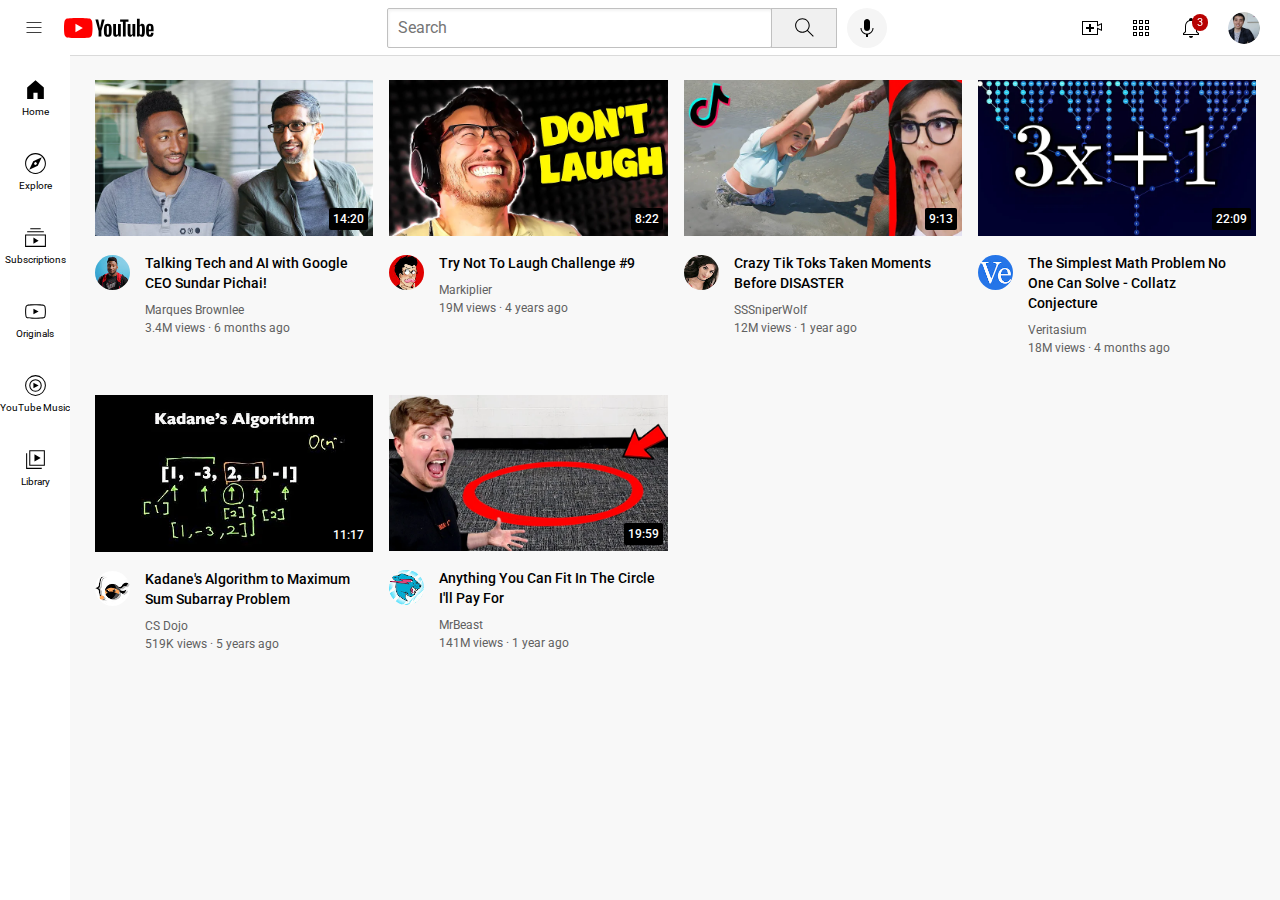
<file: index.html>
<!DOCTYPE html>
<html>
    <head>
        <title>Youtube.com Clone</title>
        <link rel="preconnect" href="https://fonts.googleapis.com">
        <link rel="preconnect" href="https://fonts.gstatic.com" crossorigin>
        <link href="https://fonts.googleapis.com/css2?family=Roboto:wght@400;500;700&display=swap" rel="stylesheet">
        <style>
            body
            {
                margin: 0;
                padding-top: 80px;
                padding-left: 95px;
                padding-right: 24px;
                background-color: rgb(248, 248, 248);
                font-family: roboto,arial;
            }
            p{
                margin-top: 0;
                margin-bottom: 0;
            }
            .thumbnail
            {
                width: 100%;
                cursor: pointer;
            }
            .video-title
            {
               width: 220px;
               margin-top: 5px;
               font-size: 14px;
               font-weight: 500;
               line-height: 20px;
               margin-bottom: 10px;
               cursor: pointer;
            }
            .video-info-grid
            {
                display: grid;
                grid-template-columns: 50px 1fr;
            }
            .channel-picture
            {
                display: inline-block;
                vertical-align: top;
                cursor: pointer;
            }
            .profile-picture
            {
                width: 35px;
                border-radius: 25px;
                margin-top: 7px;
            }
            .video-info
            {
                font-size: 13px;
            }
            .video-author,.video-stats
            {
                color: rgb(96, 96, 96);
                font-size: 12px;
            }
            .video-author
            {
                margin-bottom: 4px;
            }
            .video-grid
            {
                display: grid;
                grid-template-columns: 1fr 1fr 1fr;
                column-gap: 16px;
                row-gap: 40px;
            }
            @media (max-width: 850px)
            {
                .video-grid
                {
                    grid-template-columns: 1fr 1fr;
                }
            }
            @media (min-width: 851px) and (max-width:1099px)
            {
                .video-grid
                {
                    grid-template-columns: 1fr 1fr 1fr;
                }
            }   
            @media(min-width: 1100px)
            {
                .video-grid
                {
                    grid-template-columns: 1fr 1fr 1fr 1fr;
                }
            }
            .thumbnail-row
            {
                margin-bottom: 8px;
                position: relative;
            }
            .video-time
            {
                background-color: black;
                color: white;
                position: absolute;
                bottom: 10px;
                right: 5px;
                font-size: 12px;
                font-weight: 500;
                border-radius: 2px;
                padding: 4px;
            }
            .video-link
            {
                text-decoration: none;
                color: black;
            }
            .header
            {
                height: 55px;
                display: flex;
                flex-direction: row;
                justify-content: space-between;
                position: fixed;
                top: 0;
                left: 0;
                right: 0;
                background-color: white;
                border-bottom-width: 1px;
                border-bottom-style: solid;
                border-bottom-color: rgb(218, 218, 218);
                z-index: 100;
            }
            .left-section
            {
                display: flex;
                align-items: center;
            }
            .middle-section
            {
                flex: 1;
                margin-left: 75px;
                margin-right: 35px;
                max-width: 500px;
                display: flex;
                align-items: center;
            }
            .right-section
            {
                width: 180px;
                display: flex;
                align-items: center;
                justify-content: space-between;
                margin-right: 20px;
                flex-shrink: 0;
            }
            .hamburger-menu
            {
                height: 20px;
                margin-left: 24px;
                margin-right: 20px;
                cursor: pointer;
            }
            .youtube-logo
            {
                height: 20px;
            }
            .search-button
            {
                height: 40px;
                width: 60px;
            }
            .voice-search-button
            {
                height: 40px;
                width: 40px;
                border-radius: 20px;
                border: none;
                background-color: rgb(245, 245, 245);
            }
            .search-button,.voice-search-button,
            .upload-icon-container,.youtube-apps-container,
            .notifications-icon-container
            {
                position: relative;
                cursor: pointer;
                display: flex;
                align-items: center;
                justify-content: center;
            }
            .voice-search-icon
            {
                height: 24px;
            }
            .search-bar
            {
                flex: 1;
                height: 36px;
                padding-left: 10px;
                font-size: 16px;
                border-radius: 2px;
                border: 1px solid rgb(192, 192, 192);
                box-shadow: inset 1px 2px 3px rgba(0, 0, 0, 0.05);
                width: 0;
            }
            .search-bar::placeholder
            {
                font-family: roboto,arial;
                font-size: 16px;
            }
            .search-button
            {
                height: 40px;
                width: 66px;
                background-color: rgb(240, 240, 240);
                border-width: 1px;
                border-style: solid;
                border-color: rgb(192, 192, 192);
                margin-left: -1px;
                margin-right: 10px;
            }
            .search-button .tooltip,
            .voice-search-button .tooltip,
            .upload-icon-container .tooltip,
            .youtube-apps-container .tooltip,
            .notifications-icon-container .tooltip
            {
                position: absolute;
                font-family: roboto,arial;
                background-color: grey;
                color: white;
                padding-top: 8px;
                padding-bottom: 8px;
                padding-left: 8px;
                padding-right: 8px;
                border-radius: 2px;
                font-size: 12px;
                bottom: -40px;
                opacity: 0;
                transition: opacity 0.15s;
                pointer-events: none;
                white-space: nowrap;
            }
            .search-button:hover .tooltip,
            .voice-search-button:hover .tooltip,
            .upload-icon-container:hover .tooltip,
            .youtube-apps-container:hover .tooltip,
            .notifications-icon-container:hover .tooltip
            {
                opacity: 1;
            }
            .search-icon
            {
                height: 25px;
            }
            .upload-icon
            {
                height: 24px;
            }
            .youtube-apps-icon
            {
                height: 24px;
            }
            .notifications-icon
            {
                height: 24px;
            }
            .notifications-count
            {
                position: absolute;
                top: -2px;
                right: -5px;
                background-color: rgb(184, 2, 2);
                color: white;
                font-family: roboto,arial;
                font-size: 11px;
                padding-left: 5px;
                padding-right: 5px;
                padding-bottom: 2px;
                padding-top: 2px;
                border-radius: 10px;
            }
            .current-user-picture
            {
                height: 32px;
                border-radius: 16px;
                cursor: pointer;
            }
            .sidebar
            {
                position: fixed;
                top: 55px;
                left: 0;
                bottom: 0;
                width: 70px;
                background-color: white;
                z-index: 200;
                padding-top: 5px;
            }
            .sidebar-link
            {
                height: 74px;
                display: flex;
                justify-content: center;
                align-items: center;
                flex-direction: column;
                cursor: pointer;
            }
            .sidebar-link:hover
            {
                background-color: rgb(235, 235, 235);
            }
            .sidebar-link img
            {
                height: 25px;
                margin-bottom: 4px;
            }
            .sidebar-link div
            {
                font-size: 10px;
            }
        </style>
    </head>
    <body>
        <header class="header">
            <div class="left-section">
                <img class="hamburger-menu" src="header-icons/hamburger-menu.svg">
                <img class="youtube-logo" src="header-icons/youtube-logo.svg">
            </div>
            <div class="middle-section">
                <input class= "search-bar" type="text" placeholder="Search">
                <button class="search-button">
                    <img class="search-icon" src="header-icons/search.svg">
                    <div class="tooltip">Search</div>
                    <!--Put position absolute inside position relative-->
                </button>
                <button class="voice-search-button">
                    <img class="voice-search-icon" src="header-icons/voice-search-icon.svg">
                    <div class="tooltip">Search with your voice</div>
                </button>
            </div>
            <div class="right-section">
                <div class="upload-icon-container">
                    <img class="upload-icon" src="header-icons/upload.svg">
                    <div class="tooltip">Create</div>
                </div>
                <div class="youtube-apps-container">
                    <img class="youtube-apps-icon" src="header-icons/youtube-apps.svg">
                    <div class="tooltip">YouTube apps</div>
                </div>
                <div class="notifications-icon-container">
                    <img class="notifications-icon" src="header-icons/notifications.svg">
                    <div class="tooltip">Notifications</div>
                    <div class="notifications-count">3</div>
                </div>
                <img class="current-user-picture" src="channel-pic/my-channel.jpeg">
            </div>
        </header>
        <nav class="sidebar">
            <div class="sidebar-link">
                <img src="sidebar-icons/home.svg">
                <div>Home</div>
            </div>
            <div class="sidebar-link">
                <img src="sidebar-icons/explore.svg">
                <div>Explore</div>
            </div>
            <div class="sidebar-link">
                <img src="sidebar-icons/subscriptions.svg">
                <div>Subscriptions</div>
            </div>
            <div class="sidebar-link">
                <img src="sidebar-icons/originals.svg">
                <div>Originals</div>
            </div>
            <div class="sidebar-link">
                <img src="sidebar-icons/youtube-music.svg">
                <div>YouTube Music</div>
            </div>
            <div class="sidebar-link">
                <img src="sidebar-icons/library.svg">
                <div>Library</div>
            </div>
        </nav>
        <main>
            <section class="video-grid">
                <div class="video-preview">
                    <div class="thumbnail-row">
                        <a href="https://www.youtube.com/watch?v=n2RNcPRtAiY" target="_blank" class="video-link">
                           <img class="thumbnail" src="thumbnails/thumbnail-1.webp">
                        </a>
                        <div class="video-time">14:20</div>
                    </div>
                    <div class="video-info-grid">
                        <div class="channel-picture">
                            <a href="https://www.youtube.com/c/mkbhd">
                                <img class ="profile-picture" src="channel-pic/channel-1.jpeg">
                            </a>
                        </div>
                        <div class="video-info">
                            <a href="https://www.youtube.com/watch?v=n2RNcPRtAiY" target="_blank" class="video-link">
                               <p class="video-title">
                                Talking Tech and AI with Google CEO Sundar Pichai!
                               </p>
                            </a>
                            <p class="video-author">
                                Marques Brownlee
                            </p>
                            <p class="video-stats">
                                3.4M views &#183; 6 months ago
                            </p>
                        </div>
                    </div>
                </div>
                <div class="video-preview">
                    <div class="thumbnail-row">
                        <a href="https://www.youtube.com/watch?v=mP0RAo9SKZk" target="_blank" class="video-link">
                            <img class="thumbnail" src="thumbnails/thumbnail-2.webp">
                        </a>
                        <div class="video-time">8:22</div>            
                    </div>
                    <div class="video-info-grid">
                        <div class="channel-picture">
                            <a href="https://www.youtube.com/c/markiplier">
                                <img class="profile-picture" src="channel-pic/channel-2.jpeg">
                            </a>
                        </div>
                        <div class="video-info">
                            <a href="https://www.youtube.com/watch?v=mP0RAo9SKZk" target="_blank" class="video-link">
                                <p class="video-title">
                                    Try Not To Laugh Challenge #9
                                </p>
                            </a>
                            <p class="video-author">
                                Markiplier
                            </p>
                             <p class="video-stats">
                                19M views &#183; 4 years ago
                            </p>
                        </div>
                    </div>
                </div>
                <div class="video-preview">
                    <div class="thumbnail-row">
                        <a href="https://www.youtube.com/watch?v=FgjPQQeTh1w" target="_blank" class="video-link">
                            <img class="thumbnail" src="thumbnails/thumbnail-3.webp">    
                        </a>
                        <div class="video-time">9:13</div>
                    </div>
                    <div class="video-info-grid">
                       <div class="channel-picture">
                            <a href="https://www.youtube.com/user/SSSniperWolf">
                                <img class ="profile-picture" src="channel-pic/channel-3.jpeg">
                            </a>
                        </div>
                        <div class="video-info">
                            <a href="https://www.youtube.com/watch?v=FgjPQQeTh1w" target="_blank" class="video-link">
                                <p class="video-title">
                                    Crazy Tik Toks Taken Moments Before DISASTER
                                </p>
                            </a>
                            <p class="video-author">
                                SSSniperWolf
                            </p>
                            <p class="video-stats">
                                12M views &#183; 1 year ago
                            </p>
                        </div>
                    </div>
                </div>
                <div class="video-preview">
                    <div class="thumbnail-row">
                        <a href="https://www.youtube.com/watch?v=094y1Z2wpJg" target="_blank" class="video-link">
                            <img class="thumbnail" src="thumbnails/thumbnail-4.webp">
                        </a>
                        <div class="video-time">22:09</div>            
                    </div>
                    <div class="video-info-grid">
                        <div class="channel-picture">
                            <a href="https://www.youtube.com/c/veritasium">
                                <img class="profile-picture" src="channel-pic/channel-4.jpeg">
                            </a>
                        </div>
                        <div class="video-info">
                            <a href="https://www.youtube.com/watch?v=094y1Z2wpJg" target="_blank" class="video-link">
                                <p class="video-title">
                                    The Simplest Math Problem No One Can Solve - Collatz Conjecture
                                </p>
                            </a>
                            <p class="video-author">
                                Veritasium
                            </p>
                             <p class="video-stats">
                                18M views &#183; 4 months ago
                            </p>
                        </div>
                    </div>
                </div>
                <div class="video-preview">
                    <div class="thumbnail-row">
                        <a href="https://www.youtube.com/watch?v=86CQq3pKSUw" target="_blank" class="video-link">
                            <img class="thumbnail" src="thumbnails/thumbnail-5.webp">
                        </a>
                        <div class="video-time">11:17</div>
                    </div>
                    <div class="video-info-grid">
                        <div class="channel-picture">
                            <a href="https://www.youtube.com/c/CSDojo">
                                <img class ="profile-picture" src="channel-pic/channel-5.jpeg">
                            </a>
                        </div>
                        <div class="video-info">
                            <a href="https://www.youtube.com/watch?v=86CQq3pKSUw" target="_blank" class="video-link">
                                <p class="video-title">
                                    Kadane's Algorithm to Maximum Sum Subarray Problem
                                </p>
                            </a>
                            <p class="video-author">
                                CS Dojo
                            </p>
                            <p class="video-stats">
                                519K views &#183; 5 years ago
                            </p>
                        </div>
                    </div>
                </div>
                <div class="video-preview"> 
                    <div class="thumbnail-row">
                        <a href="https://www.youtube.com/watch?v=yXWw0_UfSFg" target="_blank" class="video-link">
                            <img class="thumbnail" src="thumbnails/thumbnail-6.webp"> 
                        </a> 
                        <div class="video-time">19:59</div>          
                    </div>
                    <div class="video-info-grid">
                        <div class="channel-picture">
                            <a href="https://www.youtube.com/channel/UCX6OQ3DkcsbYNE6H8uQQuVA">
                                <img class="profile-picture" src="channel-pic/channel-6.jpeg">
                            </a>
                        </div>
                        <div class="video-info">
                            <a href="https://www.youtube.com/watch?v=yXWw0_UfSFg" target="_blank" class="video-link">
                            <p class="video-title">
                                Anything You Can Fit In The Circle I'll Pay For
                            </p>
                            </a>
                            <p class="video-author">
                                MrBeast
                            </p>
                             <p class="video-stats">
                                141M views &#183; 1 year ago
                            </p>
                        </div>
                    </div>
                </div>
            </section>
        </main>
    </body>
</html>
</file>
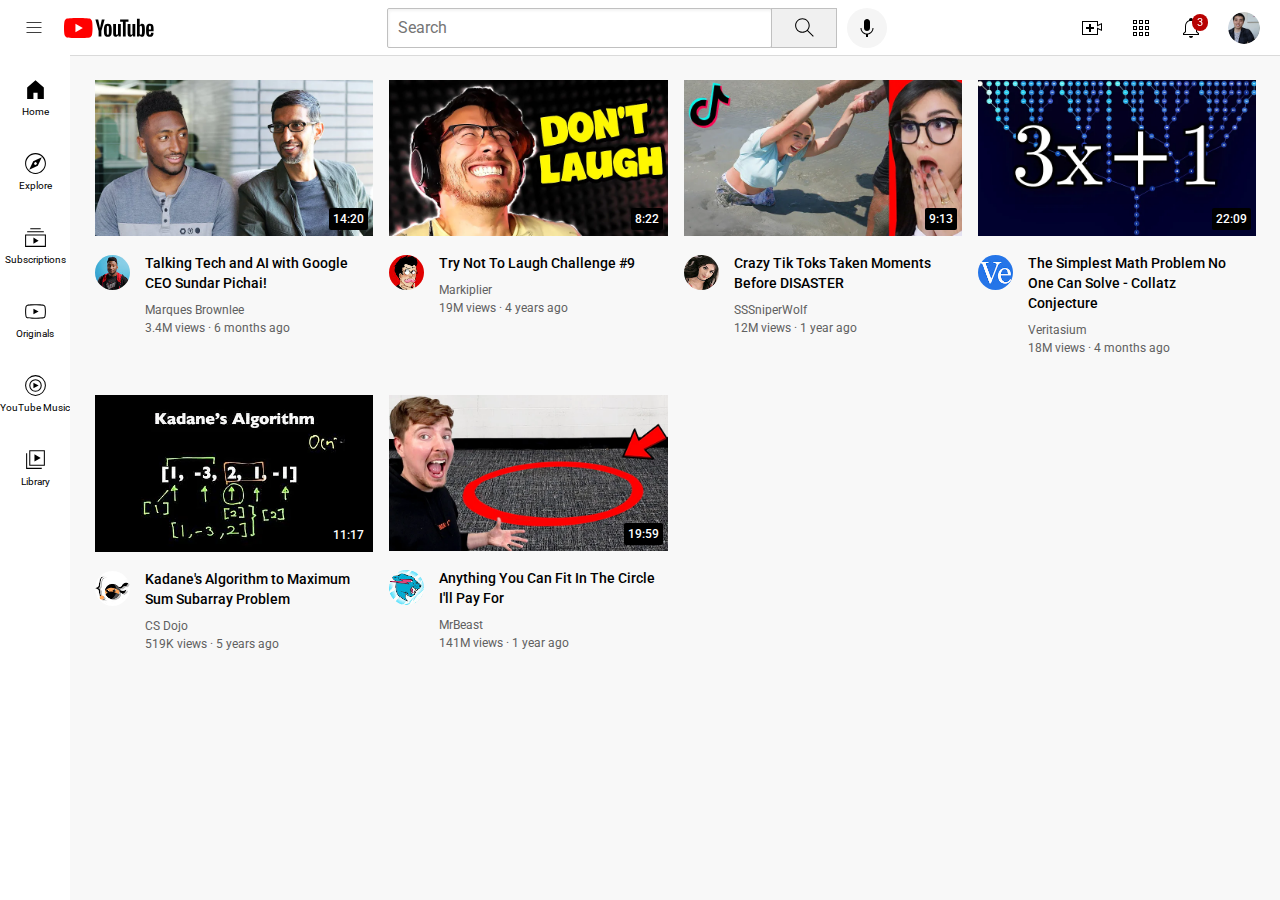
<file: youtube.html>
<!DOCTYPE html>
<html>
    <head>
        <title>Youtube.com Clone</title>
        <link rel="preconnect" href="https://fonts.googleapis.com">
        <link rel="preconnect" href="https://fonts.gstatic.com" crossorigin>
        <link href="https://fonts.googleapis.com/css2?family=Roboto:wght@400;500;700&display=swap" rel="stylesheet">
        <style>
            body
            {
                margin: 0;
                padding-top: 80px;
                padding-left: 95px;
                padding-right: 24px;
                background-color: rgb(248, 248, 248);
                font-family: roboto,arial;
            }
            p{
                margin-top: 0;
                margin-bottom: 0;
            }
            .thumbnail
            {
                width: 100%;
                cursor: pointer;
            }
            .video-title
            {
               width: 220px;
               margin-top: 5px;
               font-size: 14px;
               font-weight: 500;
               line-height: 20px;
               margin-bottom: 10px;
               cursor: pointer;
            }
            .video-info-grid
            {
                display: grid;
                grid-template-columns: 50px 1fr;
            }
            .channel-picture
            {
                display: inline-block;
                vertical-align: top;
                cursor: pointer;
            }
            .profile-picture
            {
                width: 35px;
                border-radius: 25px;
                margin-top: 7px;
            }
            .video-info
            {
                font-size: 13px;
            }
            .video-author,.video-stats
            {
                color: rgb(96, 96, 96);
                font-size: 12px;
            }
            .video-author
            {
                margin-bottom: 4px;
            }
            .video-grid
            {
                display: grid;
                grid-template-columns: 1fr 1fr 1fr;
                column-gap: 16px;
                row-gap: 40px;
            }
            @media (max-width: 850px)
            {
                .video-grid
                {
                    grid-template-columns: 1fr 1fr;
                }
            }
            @media (min-width: 851px) and (max-width:1099px)
            {
                .video-grid
                {
                    grid-template-columns: 1fr 1fr 1fr;
                }
            }   
            @media(min-width: 1100px)
            {
                .video-grid
                {
                    grid-template-columns: 1fr 1fr 1fr 1fr;
                }
            }
            .thumbnail-row
            {
                margin-bottom: 8px;
                position: relative;
            }
            .video-time
            {
                background-color: black;
                color: white;
                position: absolute;
                bottom: 10px;
                right: 5px;
                font-size: 12px;
                font-weight: 500;
                border-radius: 2px;
                padding: 4px;
            }
            .video-link
            {
                text-decoration: none;
                color: black;
            }
            .header
            {
                height: 55px;
                display: flex;
                flex-direction: row;
                justify-content: space-between;
                position: fixed;
                top: 0;
                left: 0;
                right: 0;
                background-color: white;
                border-bottom-width: 1px;
                border-bottom-style: solid;
                border-bottom-color: rgb(218, 218, 218);
                z-index: 100;
            }
            .left-section
            {
                display: flex;
                align-items: center;
            }
            .middle-section
            {
                flex: 1;
                margin-left: 75px;
                margin-right: 35px;
                max-width: 500px;
                display: flex;
                align-items: center;
            }
            .right-section
            {
                width: 180px;
                display: flex;
                align-items: center;
                justify-content: space-between;
                margin-right: 20px;
                flex-shrink: 0;
            }
            .hamburger-menu
            {
                height: 20px;
                margin-left: 24px;
                margin-right: 20px;
                cursor: pointer;
            }
            .youtube-logo
            {
                height: 20px;
            }
            .search-button
            {
                height: 40px;
                width: 60px;
            }
            .voice-search-button
            {
                height: 40px;
                width: 40px;
                border-radius: 20px;
                border: none;
                background-color: rgb(245, 245, 245);
            }
            .search-button,.voice-search-button,
            .upload-icon-container,.youtube-apps-container,
            .notifications-icon-container
            {
                position: relative;
                cursor: pointer;
                display: flex;
                align-items: center;
                justify-content: center;
            }
            .voice-search-icon
            {
                height: 24px;
            }
            .search-bar
            {
                flex: 1;
                height: 36px;
                padding-left: 10px;
                font-size: 16px;
                border-radius: 2px;
                border: 1px solid rgb(192, 192, 192);
                box-shadow: inset 1px 2px 3px rgba(0, 0, 0, 0.05);
                width: 0;
            }
            .search-bar::placeholder
            {
                font-family: roboto,arial;
                font-size: 16px;
            }
            .search-button
            {
                height: 40px;
                width: 66px;
                background-color: rgb(240, 240, 240);
                border-width: 1px;
                border-style: solid;
                border-color: rgb(192, 192, 192);
                margin-left: -1px;
                margin-right: 10px;
            }
            .search-button .tooltip,
            .voice-search-button .tooltip,
            .upload-icon-container .tooltip,
            .youtube-apps-container .tooltip,
            .notifications-icon-container .tooltip
            {
                position: absolute;
                font-family: roboto,arial;
                background-color: grey;
                color: white;
                padding-top: 8px;
                padding-bottom: 8px;
                padding-left: 8px;
                padding-right: 8px;
                border-radius: 2px;
                font-size: 12px;
                bottom: -40px;
                opacity: 0;
                transition: opacity 0.15s;
                pointer-events: none;
                white-space: nowrap;
            }
            .search-button:hover .tooltip,
            .voice-search-button:hover .tooltip,
            .upload-icon-container:hover .tooltip,
            .youtube-apps-container:hover .tooltip,
            .notifications-icon-container:hover .tooltip
            {
                opacity: 1;
            }
            .search-icon
            {
                height: 25px;
            }
            .upload-icon
            {
                height: 24px;
            }
            .youtube-apps-icon
            {
                height: 24px;
            }
            .notifications-icon
            {
                height: 24px;
            }
            .notifications-count
            {
                position: absolute;
                top: -2px;
                right: -5px;
                background-color: rgb(184, 2, 2);
                color: white;
                font-family: roboto,arial;
                font-size: 11px;
                padding-left: 5px;
                padding-right: 5px;
                padding-bottom: 2px;
                padding-top: 2px;
                border-radius: 10px;
            }
            .current-user-picture
            {
                height: 32px;
                border-radius: 16px;
                cursor: pointer;
            }
            .sidebar
            {
                position: fixed;
                top: 55px;
                left: 0;
                bottom: 0;
                width: 70px;
                background-color: white;
                z-index: 200;
                padding-top: 5px;
            }
            .sidebar-link
            {
                height: 74px;
                display: flex;
                justify-content: center;
                align-items: center;
                flex-direction: column;
                cursor: pointer;
            }
            .sidebar-link:hover
            {
                background-color: rgb(235, 235, 235);
            }
            .sidebar-link img
            {
                height: 25px;
                margin-bottom: 4px;
            }
            .sidebar-link div
            {
                font-size: 10px;
            }
        </style>
    </head>
    <body>
        <header class="header">
            <div class="left-section">
                <img class="hamburger-menu" src="header-icons/hamburger-menu.svg">
                <img class="youtube-logo" src="header-icons/youtube-logo.svg">
            </div>
            <div class="middle-section">
                <input class= "search-bar" type="text" placeholder="Search">
                <button class="search-button">
                    <img class="search-icon" src="header-icons/search.svg">
                    <div class="tooltip">Search</div>
                    <!--Put position absolute inside position relative-->
                </button>
                <button class="voice-search-button">
                    <img class="voice-search-icon" src="header-icons/voice-search-icon.svg">
                    <div class="tooltip">Search with your voice</div>
                </button>
            </div>
            <div class="right-section">
                <div class="upload-icon-container">
                    <img class="upload-icon" src="header-icons/upload.svg">
                    <div class="tooltip">Create</div>
                </div>
                <div class="youtube-apps-container">
                    <img class="youtube-apps-icon" src="header-icons/youtube-apps.svg">
                    <div class="tooltip">YouTube apps</div>
                </div>
                <div class="notifications-icon-container">
                    <img class="notifications-icon" src="header-icons/notifications.svg">
                    <div class="tooltip">Notifications</div>
                    <div class="notifications-count">3</div>
                </div>
                <img class="current-user-picture" src="channel-pic/my-channel.jpeg">
            </div>
        </header>
        <nav class="sidebar">
            <div class="sidebar-link">
                <img src="sidebar-icons/home.svg">
                <div>Home</div>
            </div>
            <div class="sidebar-link">
                <img src="sidebar-icons/explore.svg">
                <div>Explore</div>
            </div>
            <div class="sidebar-link">
                <img src="sidebar-icons/subscriptions.svg">
                <div>Subscriptions</div>
            </div>
            <div class="sidebar-link">
                <img src="sidebar-icons/originals.svg">
                <div>Originals</div>
            </div>
            <div class="sidebar-link">
                <img src="sidebar-icons/youtube-music.svg">
                <div>YouTube Music</div>
            </div>
            <div class="sidebar-link">
                <img src="sidebar-icons/library.svg">
                <div>Library</div>
            </div>
        </nav>
        <main>
            <section class="video-grid">
                <div class="video-preview">
                    <div class="thumbnail-row">
                        <a href="https://www.youtube.com/watch?v=n2RNcPRtAiY" target="_blank" class="video-link">
                           <img class="thumbnail" src="thumbnails/thumbnail-1.webp">
                        </a>
                        <div class="video-time">14:20</div>
                    </div>
                    <div class="video-info-grid">
                        <div class="channel-picture">
                            <a href="https://www.youtube.com/c/mkbhd">
                                <img class ="profile-picture" src="channel-pic/channel-1.jpeg">
                            </a>
                        </div>
                        <div class="video-info">
                            <a href="https://www.youtube.com/watch?v=n2RNcPRtAiY" target="_blank" class="video-link">
                               <p class="video-title">
                                Talking Tech and AI with Google CEO Sundar Pichai!
                               </p>
                            </a>
                            <p class="video-author">
                                Marques Brownlee
                            </p>
                            <p class="video-stats">
                                3.4M views &#183; 6 months ago
                            </p>
                        </div>
                    </div>
                </div>
                <div class="video-preview">
                    <div class="thumbnail-row">
                        <a href="https://www.youtube.com/watch?v=mP0RAo9SKZk" target="_blank" class="video-link">
                            <img class="thumbnail" src="thumbnails/thumbnail-2.webp">
                        </a>
                        <div class="video-time">8:22</div>            
                    </div>
                    <div class="video-info-grid">
                        <div class="channel-picture">
                            <a href="https://www.youtube.com/c/markiplier">
                                <img class="profile-picture" src="channel-pic/channel-2.jpeg">
                            </a>
                        </div>
                        <div class="video-info">
                            <a href="https://www.youtube.com/watch?v=mP0RAo9SKZk" target="_blank" class="video-link">
                                <p class="video-title">
                                    Try Not To Laugh Challenge #9
                                </p>
                            </a>
                            <p class="video-author">
                                Markiplier
                            </p>
                             <p class="video-stats">
                                19M views &#183; 4 years ago
                            </p>
                        </div>
                    </div>
                </div>
                <div class="video-preview">
                    <div class="thumbnail-row">
                        <a href="https://www.youtube.com/watch?v=FgjPQQeTh1w" target="_blank" class="video-link">
                            <img class="thumbnail" src="thumbnails/thumbnail-3.webp">    
                        </a>
                        <div class="video-time">9:13</div>
                    </div>
                    <div class="video-info-grid">
                       <div class="channel-picture">
                            <a href="https://www.youtube.com/user/SSSniperWolf">
                                <img class ="profile-picture" src="channel-pic/channel-3.jpeg">
                            </a>
                        </div>
                        <div class="video-info">
                            <a href="https://www.youtube.com/watch?v=FgjPQQeTh1w" target="_blank" class="video-link">
                                <p class="video-title">
                                    Crazy Tik Toks Taken Moments Before DISASTER
                                </p>
                            </a>
                            <p class="video-author">
                                SSSniperWolf
                            </p>
                            <p class="video-stats">
                                12M views &#183; 1 year ago
                            </p>
                        </div>
                    </div>
                </div>
                <div class="video-preview">
                    <div class="thumbnail-row">
                        <a href="https://www.youtube.com/watch?v=094y1Z2wpJg" target="_blank" class="video-link">
                            <img class="thumbnail" src="thumbnails/thumbnail-4.webp">
                        </a>
                        <div class="video-time">22:09</div>            
                    </div>
                    <div class="video-info-grid">
                        <div class="channel-picture">
                            <a href="https://www.youtube.com/c/veritasium">
                                <img class="profile-picture" src="channel-pic/channel-4.jpeg">
                            </a>
                        </div>
                        <div class="video-info">
                            <a href="https://www.youtube.com/watch?v=094y1Z2wpJg" target="_blank" class="video-link">
                                <p class="video-title">
                                    The Simplest Math Problem No One Can Solve - Collatz Conjecture
                                </p>
                            </a>
                            <p class="video-author">
                                Veritasium
                            </p>
                             <p class="video-stats">
                                18M views &#183; 4 months ago
                            </p>
                        </div>
                    </div>
                </div>
                <div class="video-preview">
                    <div class="thumbnail-row">
                        <a href="https://www.youtube.com/watch?v=86CQq3pKSUw" target="_blank" class="video-link">
                            <img class="thumbnail" src="thumbnails/thumbnail-5.webp">
                        </a>
                        <div class="video-time">11:17</div>
                    </div>
                    <div class="video-info-grid">
                        <div class="channel-picture">
                            <a href="https://www.youtube.com/c/CSDojo">
                                <img class ="profile-picture" src="channel-pic/channel-5.jpeg">
                            </a>
                        </div>
                        <div class="video-info">
                            <a href="https://www.youtube.com/watch?v=86CQq3pKSUw" target="_blank" class="video-link">
                                <p class="video-title">
                                    Kadane's Algorithm to Maximum Sum Subarray Problem
                                </p>
                            </a>
                            <p class="video-author">
                                CS Dojo
                            </p>
                            <p class="video-stats">
                                519K views &#183; 5 years ago
                            </p>
                        </div>
                    </div>
                </div>
                <div class="video-preview"> 
                    <div class="thumbnail-row">
                        <a href="https://www.youtube.com/watch?v=yXWw0_UfSFg" target="_blank" class="video-link">
                            <img class="thumbnail" src="thumbnails/thumbnail-6.webp"> 
                        </a> 
                        <div class="video-time">19:59</div>          
                    </div>
                    <div class="video-info-grid">
                        <div class="channel-picture">
                            <a href="https://www.youtube.com/channel/UCX6OQ3DkcsbYNE6H8uQQuVA">
                                <img class="profile-picture" src="channel-pic/channel-6.jpeg">
                            </a>
                        </div>
                        <div class="video-info">
                            <a href="https://www.youtube.com/watch?v=yXWw0_UfSFg" target="_blank" class="video-link">
                            <p class="video-title">
                                Anything You Can Fit In The Circle I'll Pay For
                            </p>
                            </a>
                            <p class="video-author">
                                MrBeast
                            </p>
                             <p class="video-stats">
                                141M views &#183; 1 year ago
                            </p>
                        </div>
                    </div>
                </div>
            </section>
        </main>
    </body>
</html>
</file>
